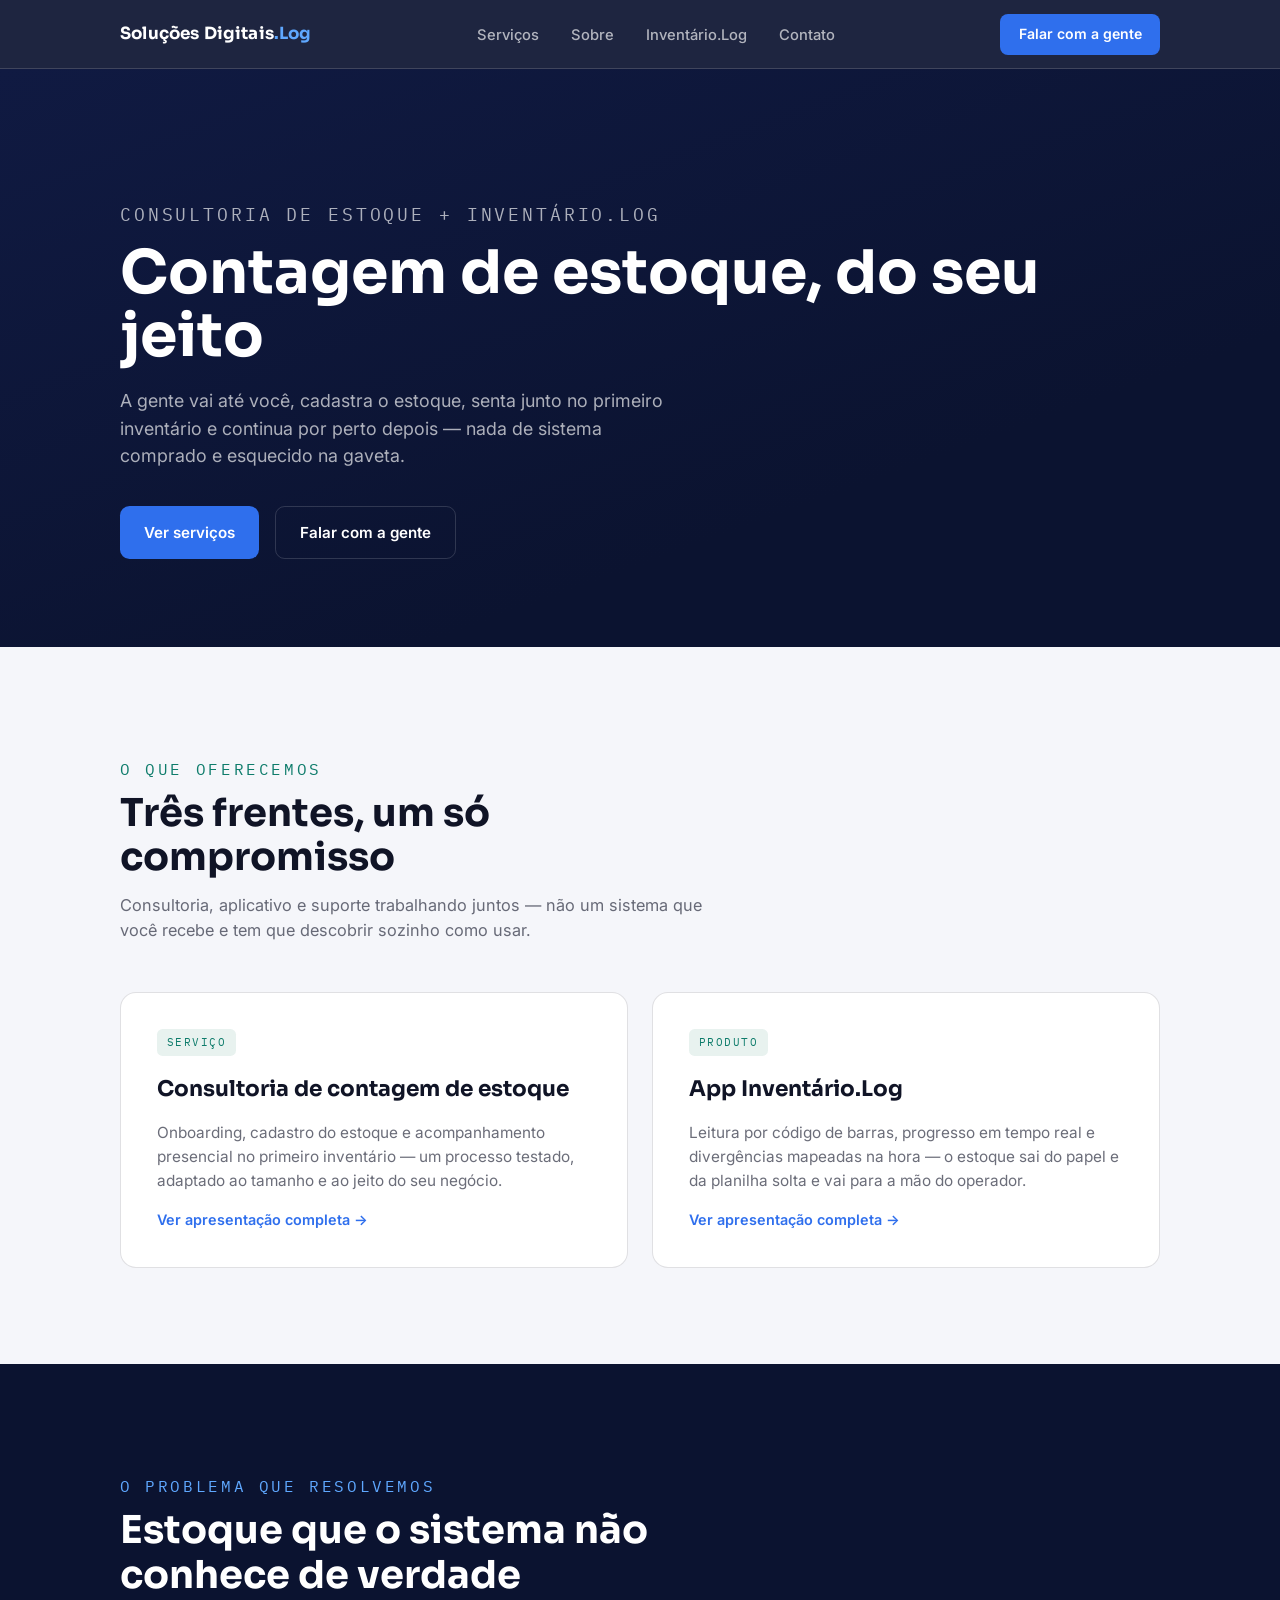
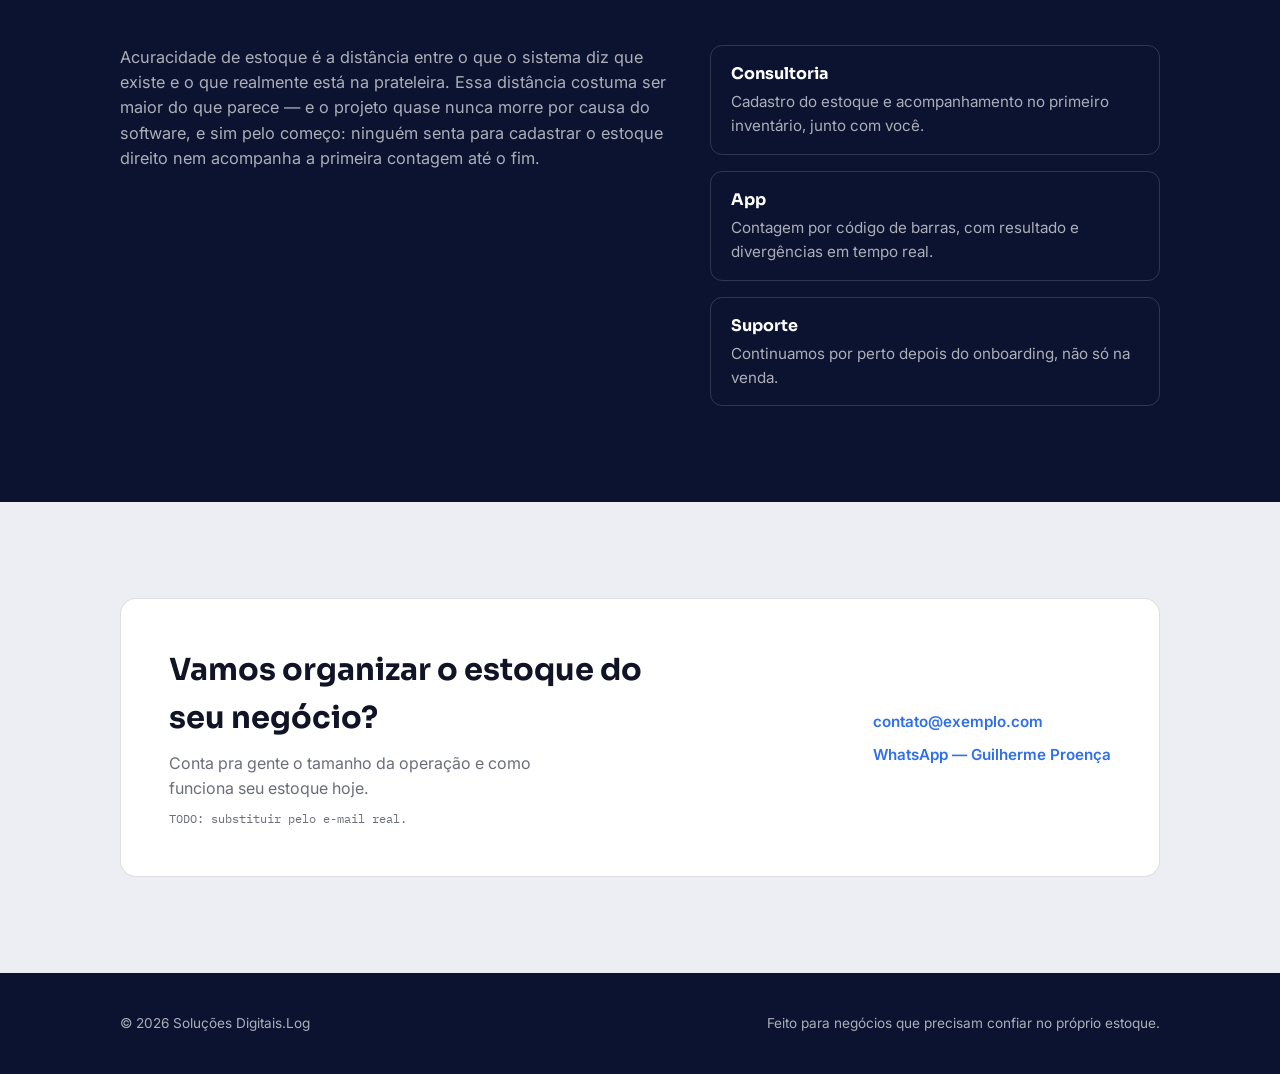
<file: index.html>
<!DOCTYPE html>
<html lang="pt-BR">
<head>
<meta charset="UTF-8">
<meta name="viewport" content="width=device-width, initial-scale=1.0">
<title>Inventário.Log — Consultoria e app de contagem de estoque</title>
<meta name="description" content="Consultoria de contagem de estoque + Inventário.Log: app para contar, conferir e organizar o estoque com leitura de código de barras e resultado em tempo real.">
<link rel="preconnect" href="https://fonts.googleapis.com">
<link rel="preconnect" href="https://fonts.gstatic.com" crossorigin>
<link href="https://fonts.googleapis.com/css2?family=Sora:wght@400;500;600;700;800&family=Inter:wght@400;500;600;700&family=IBM+Plex+Mono:wght@400;500;600&display=swap" rel="stylesheet">
<link rel="stylesheet" href="assets/css/site.css">
</head>
<body>

<nav class="nav">
  <div class="wrap">
    <a class="nav-logo" href="#top">Soluções Digitais<span>.Log</span></a>
    <ul class="nav-links">
      <li><a href="#servicos">Serviços</a></li>
      <li><a href="#sobre">Sobre</a></li>
      <li><a href="servicos/inventario-log.html">Inventário.Log</a></li>
      <li><a href="#contato">Contato</a></li>
    </ul>
    <a class="nav-cta" href="#contato">Falar com a gente</a>
  </div>
</nav>

<header class="hero" id="top">
  <div class="wrap">
    <p class="eyebrow">Consultoria de estoque + Inventário.Log</p>
    <h1>Contagem de estoque, do seu jeito</h1>
    <p>A gente vai até você, cadastra o estoque, senta junto no primeiro inventário e continua por perto depois — nada de sistema comprado e esquecido na gaveta.</p>
    <div class="hero-actions">
      <a class="btn btn-primary" href="#servicos">Ver serviços</a>
      <a class="btn btn-ghost" href="#contato">Falar com a gente</a>
    </div>
  </div>
</header>

<section class="services" id="servicos">
  <div class="wrap">
    <div class="section-head">
      <p class="eyebrow">O que oferecemos</p>
      <h2>Três frentes, um só compromisso</h2>
      <p>Consultoria, aplicativo e suporte trabalhando juntos — não um sistema que você recebe e tem que descobrir sozinho como usar.</p>
    </div>
    <div class="service-grid">
      <a class="service-card" href="servicos/consultoria.html">
        <span class="service-tag">Serviço</span>
        <h3>Consultoria de contagem de estoque</h3>
        <p>Onboarding, cadastro do estoque e acompanhamento presencial no primeiro inventário — um processo testado, adaptado ao tamanho e ao jeito do seu negócio.</p>
        <span class="service-link">Ver apresentação completa →</span>
      </a>
      <a class="service-card" href="servicos/inventario-log.html">
        <span class="service-tag">Produto</span>
        <h3>App Inventário.Log</h3>
        <p>Leitura por código de barras, progresso em tempo real e divergências mapeadas na hora — o estoque sai do papel e da planilha solta e vai para a mão do operador.</p>
        <span class="service-link">Ver apresentação completa →</span>
      </a>
    </div>
  </div>
</section>

<section class="about" id="sobre">
  <div class="wrap">
    <div class="section-head">
      <p class="eyebrow">O problema que resolvemos</p>
      <h2>Estoque que o sistema não conhece de verdade</h2>
    </div>
    <div class="about-grid">
      <p>Acuracidade de estoque é a distância entre o que o sistema diz que existe e o que realmente está na prateleira. Essa distância costuma ser maior do que parece — e o projeto quase nunca morre por causa do software, e sim pelo começo: ninguém senta para cadastrar o estoque direito nem acompanha a primeira contagem até o fim.</p>
      <ul class="about-list">
        <li><strong>Consultoria</strong>Cadastro do estoque e acompanhamento no primeiro inventário, junto com você.</li>
        <li><strong>App</strong>Contagem por código de barras, com resultado e divergências em tempo real.</li>
        <li><strong>Suporte</strong>Continuamos por perto depois do onboarding, não só na venda.</li>
      </ul>
    </div>
  </div>
</section>

<section class="contact" id="contato">
  <div class="wrap">
    <div class="contact-box">
      <div>
        <h2>Vamos organizar o estoque do seu negócio?</h2>
        <p>Conta pra gente o tamanho da operação e como funciona seu estoque hoje.</p>
        <p class="todo-note">TODO: substituir pelo e-mail real.</p>
      </div>
      <div class="contact-links">
        <a href="mailto:contato@exemplo.com">contato@exemplo.com</a>
        <a href="https://wa.me/5555991413773" target="_blank" rel="noopener">WhatsApp — Guilherme Proença</a>
      </div>
    </div>
  </div>
</section>

<footer>
  <div class="wrap">
    <span>© <span id="year"></span> Soluções Digitais.Log</span>
    <span>Feito para negócios que precisam confiar no próprio estoque.</span>
  </div>
</footer>

<script>document.getElementById('year').textContent = new Date().getFullYear();</script>
</body>
</html>
</file>
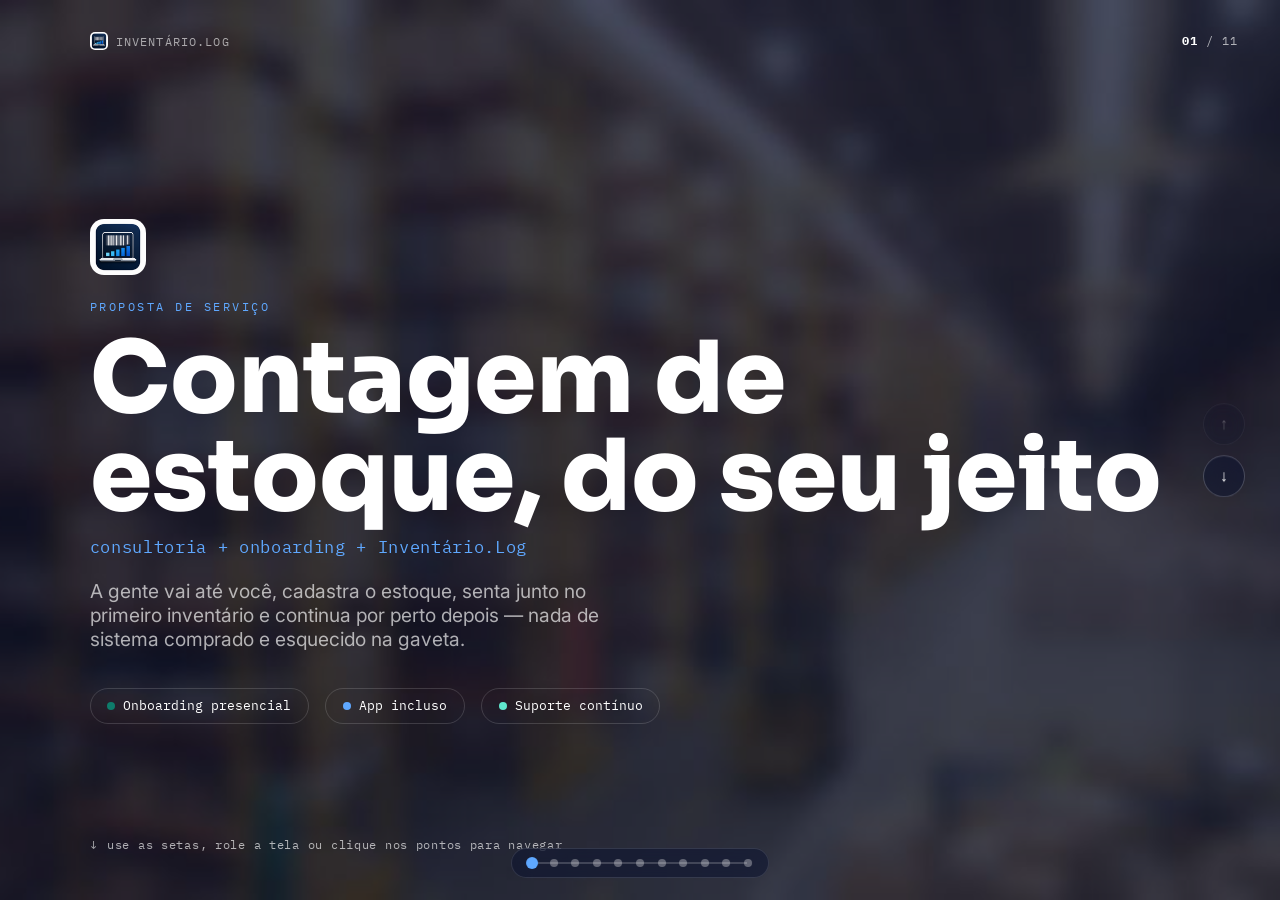
<file: servicos/consultoria.html>
<!DOCTYPE html>
<html lang="pt-BR">
<head>
<meta charset="UTF-8">
<meta name="viewport" content="width=device-width, initial-scale=1.0">
<title>Consultoria de Estoque + Inventário.Log — Apresentação</title>
<link rel="preconnect" href="https://fonts.googleapis.com">
<link rel="preconnect" href="https://fonts.gstatic.com" crossorigin>
<link href="https://fonts.googleapis.com/css2?family=Sora:wght@400;500;600;700;800&family=Inter:wght@400;500;600;700&family=IBM+Plex+Mono:wght@400;500;600&display=swap" rel="stylesheet">
<style>
  :root{
    --navy:#0B1330;
    --navy-2:#101A42;
    --blue:#2F6FED;
    --blue-2:#5FA8FF;
    --teal:#0E7C6B;
    --mint:#E8F2EF;
    --green:#1E9E4A;
    --sky:#2F80ED;
    --red:#E5484D;
    --paper:#F5F6FA;
    --paper-2:#ECEEF4;
    --ink:#101426;
    --muted:rgba(16,20,38,.62);
    --line:rgba(16,20,38,.13);
    --on-navy-muted:rgba(255,255,255,.66);
    --on-navy-line:rgba(255,255,255,.15);
    --display:'Sora',system-ui,sans-serif;
    --body:'Inter',system-ui,sans-serif;
    --mono:'IBM Plex Mono',ui-monospace,monospace;
  }
  *{box-sizing:border-box; margin:0; padding:0;}
  html,body{height:100%; overflow:hidden;}
  body{ font-family:var(--body); background:var(--navy); color:var(--ink); -webkit-font-smoothing:antialiased; }
  ::selection{ background:var(--teal); color:#fff; }

  .deck{ position:relative; height:100vh; width:100vw; overflow:hidden; }
  .slides{ display:flex; flex-direction:column; transition:transform .95s cubic-bezier(.65,0,.35,1); will-change:transform; }
  .slide{
    height:100vh; width:100vw; flex-shrink:0; position:relative; overflow:hidden;
    display:flex; flex-direction:column; justify-content:center;
    padding: clamp(5rem,9vw,7.5rem) clamp(1.75rem,7vw,7rem) clamp(2.75rem,6vw,4.5rem);
  }
  .slide--paper{ background:var(--paper); color:var(--ink); }
  .slide--navy{ background:linear-gradient(160deg,var(--navy-2) 0%, var(--navy) 70%); color:#fff; }
  .slide--deep{ background:radial-gradient(circle at 78% 30%, #16204d 0%, var(--navy) 60%); color:#fff; }
  .slide--hero{ background:radial-gradient(ellipse 90% 70% at 68% 45%, #eef3fb 0%, #f6f7fb 55%, #eef0f5 100%); color:var(--ink); }
  .slide--hero .eyebrow{ color:var(--teal); }
  .slide--hero .subtitle{ color:var(--muted); }
  .slide--hero .bullet{ color:var(--ink); }
  .slide--hero .callout{ background:rgba(14,124,107,.08); border-left-color:var(--teal); color:var(--ink); }

  .bg-photo{ position:absolute; inset:0; background-size:cover; background-position:center; z-index:0; }
  .bg-wash{ position:absolute; inset:0; z-index:0; }
  .slide--paper .bg-wash{ background:rgba(245,246,250,.90); }
  .slide--deep .bg-wash, .slide--navy .bg-wash{ background:rgba(11,19,48,.87); }

  .eyebrow{ font-family:var(--mono); font-size:.72rem; letter-spacing:.16em; text-transform:uppercase;
    opacity:0; transform:translateY(10px); transition:opacity .6s ease, transform .6s ease; position:relative; z-index:2;}
  .slide--paper .eyebrow{ color:var(--teal); }
  .slide--navy .eyebrow, .slide--deep .eyebrow{ color:var(--blue-2); }

  h1.title{ font-family:var(--display); font-weight:700; line-height:1.04;
    font-size:clamp(1.9rem,4.6vw,3.6rem); margin-top:.5rem; max-width:20ch; position:relative; z-index:2;
    opacity:0; transform:translateY(16px); transition:opacity .7s ease .08s, transform .7s ease .08s; }
  .subtitle{ font-size:clamp(.95rem,1.4vw,1.15rem); max-width:52ch; margin-top:1.1rem; line-height:1.55; position:relative; z-index:2;
    opacity:0; transform:translateY(14px); transition:opacity .7s ease .16s, transform .7s ease .16s; }
  .slide--paper .subtitle{ color:var(--muted); }
  .slide--navy .subtitle, .slide--deep .subtitle{ color:var(--on-navy-muted); }
  .is-active .eyebrow, .is-active h1.title, .is-active .subtitle{ opacity:1; transform:none; }

  .stagger > *{ opacity:0; transform:translateY(18px); transition:opacity .6s ease, transform .6s ease; }
  .is-active .stagger > *{ opacity:1; transform:none; }
  .stagger > *:nth-child(1){ transition-delay:.18s; } .stagger > *:nth-child(2){ transition-delay:.26s; }
  .stagger > *:nth-child(3){ transition-delay:.34s; } .stagger > *:nth-child(4){ transition-delay:.42s; }
  .stagger > *:nth-child(5){ transition-delay:.5s; } .stagger > *:nth-child(6){ transition-delay:.58s; }

  /* COVER */
  .cover-content{ position:relative; z-index:2; }
  .cover-eyebrow{ font-family:var(--mono); letter-spacing:.2em; text-transform:uppercase; font-size:.78rem; color:var(--blue-2);
    opacity:0; transform:translateY(10px); transition:opacity .7s ease, transform .7s ease;}
  .is-active .cover-eyebrow{ opacity:1; transform:none; }
  h1.cover-title{ font-family:var(--display); font-weight:800; color:#fff; line-height:.98;
    font-size:clamp(2.4rem,8vw,6.2rem); margin-top:1rem;
    opacity:0; transform:translateY(24px); transition:opacity .8s ease .1s, transform .8s ease .1s; }
  .is-active h1.cover-title{ opacity:1; transform:none; }
  .cover-tagline{ font-family:var(--mono); color:var(--blue-2); font-size:clamp(.85rem,1.4vw,1.05rem); margin-top:.7rem; letter-spacing:.04em;
    opacity:0; transform:translateY(16px); transition:opacity .8s ease .2s, transform .8s ease .2s; }
  .is-active .cover-tagline{ opacity:1; transform:none; }
  .cover-sub{ color:var(--on-navy-muted); font-size:clamp(1rem,1.5vw,1.2rem); max-width:46ch; margin-top:1.3rem;
    opacity:0; transform:translateY(16px); transition:opacity .8s ease .3s, transform .8s ease .3s; }
  .is-active .cover-sub{ opacity:1; transform:none; }
  .cover-badges{ display:flex; gap:1rem; margin-top:2.3rem; flex-wrap:wrap;
    opacity:0; transform:translateY(16px); transition:opacity .8s ease .4s, transform .8s ease .4s;}
  .is-active .cover-badges{ opacity:1; transform:none; }
  .badge{ font-family:var(--mono); font-size:.8rem; border:1px solid var(--on-navy-line); border-radius:100px;
    padding:.55rem 1.05rem; color:#fff; display:flex; align-items:center; gap:.5rem; }
  .badge .dot{ width:8px; height:8px; border-radius:50%; }
  .cover-logo{ width:56px; height:56px; border-radius:14px; margin-bottom:1.2rem;
    opacity:0; transform:translateY(10px); transition:opacity .7s ease .04s, transform .7s ease .04s; }
  .is-active .cover-logo{ opacity:1; transform:none; }
  .cover-hint{ position:absolute; bottom:clamp(1.5rem,4vw,3rem); left:clamp(1.75rem,7vw,7rem);
    font-family:var(--mono); font-size:.75rem; color:var(--on-navy-muted); letter-spacing:.06em;
    display:flex; align-items:center; gap:.6rem; z-index:2; opacity:0; transition:opacity .8s ease .6s; }
  .is-active .cover-hint{ opacity:1; }
  .cover-hint .chev{ animation:bob 1.6s ease-in-out infinite; }
  @keyframes bob{ 0%,100%{ transform:translateY(0);} 50%{ transform:translateY(5px);} }

  /* STAT / FACT CARDS */
  .factgrid{ display:grid; grid-template-columns:repeat(3,1fr); gap:1.1rem; margin-top:2.2rem; max-width:64rem; position:relative; z-index:2; }
  @media(max-width:900px){ .factgrid{ grid-template-columns:1fr; } }
  .fact{ background:#fff; border:1px solid var(--line); border-radius:14px; padding:1.4rem 1.4rem; }
  .fact .fact-num{ font-family:var(--display); font-weight:800; font-size:2.6rem; color:var(--teal); }
  .fact .fact-label{ font-size:.85rem; color:var(--muted); margin-top:.5rem; line-height:1.4; }

  .stat-row{ display:flex; gap:1.4rem; margin-top:2.2rem; flex-wrap:wrap; position:relative; z-index:2; }
  .stat-block{ background:rgba(255,255,255,.06); border:1px solid var(--on-navy-line); border-radius:14px; padding:1.3rem 1.5rem; min-width:220px; flex:1; }
  .stat-block .snum{ font-family:var(--display); font-weight:800; font-size:2.4rem; color:var(--blue-2); }
  .stat-block .slabel{ font-size:.83rem; color:var(--on-navy-muted); margin-top:.5rem; line-height:1.45; }

  .bullets{ margin-top:2rem; display:flex; flex-direction:column; gap:.9rem; max-width:56ch; position:relative; z-index:2; }
  .bullet{ display:flex; gap:.9rem; align-items:flex-start; font-size:.95rem; line-height:1.5; }
  .bullet .bmark{ width:7px; height:7px; border-radius:50%; background:var(--red); margin-top:.5rem; flex-shrink:0; }
  .slide--paper .bullet{ color:var(--ink); }
  .slide--navy .bullet, .slide--deep .bullet{ color:var(--on-navy-muted); }

  .callout{ margin-top:1.8rem; padding:1rem 1.3rem; border-left:3px solid var(--teal); border-radius:6px;
    background:rgba(14,124,107,.08); font-size:.95rem; max-width:58ch; line-height:1.5; position:relative; z-index:2; }
  .slide--navy .callout, .slide--deep .callout{ background:rgba(95,168,255,.1); border-left-color:var(--blue-2); color:#fff; }

  .source-note{ margin-top:1.1rem; font-family:var(--mono); font-size:.72rem; opacity:.55; max-width:56ch; position:relative; z-index:2; }

  /* JORNADA STEPS */
  .journey{ display:flex; flex-wrap:wrap; gap:0; margin-top:2.4rem; max-width:66rem; position:relative; z-index:2; }
  .jstep{ display:flex; align-items:center; gap:.6rem; padding:.5rem .95rem .5rem 0; }
  .jstep .jnum{ font-family:var(--mono); font-size:.72rem; color:var(--teal); background:rgba(14,124,107,.12); border-radius:100px; width:26px; height:26px; display:flex; align-items:center; justify-content:center; flex-shrink:0; }
  .jstep .jtext{ font-size:.88rem; font-weight:500; }
  .jarrow{ color:var(--muted); font-size:.9rem; padding:0 .3rem; }

  /* PHONE SHOWCASE SLIDES */
  .showcase{ display:grid; grid-template-columns:1.1fr .9fr; gap:3rem; align-items:center; height:100%; position:relative; z-index:2; }
  @media(max-width:900px){ .showcase{ grid-template-columns:1fr; gap:1.5rem; } }
  .showcase-text{ max-width:46ch; }
  .showcase-phone-wrap{ display:flex; justify-content:center; align-items:center; position:relative; }
  .phone{ width:min(260px,68vw); border-radius:34px; overflow:hidden; position:relative;
    box-shadow: 0 40px 80px -20px rgba(16,20,38,.35), 0 14px 30px -10px rgba(16,20,38,.2), 0 0 0 8px #14192e, 0 0 0 9px rgba(255,255,255,.5);
    opacity:0; transform:translateY(24px) scale(.96); transition:opacity .8s ease .2s, transform .8s ease .2s; }
  .is-active .phone{ opacity:1; transform:none; }
  .phone img{ width:100%; display:block; }
  .phone-glow{ position:absolute; inset:-60px; background:radial-gradient(circle, rgba(47,111,237,.16), transparent 68%); z-index:-1; }
  .phone-stage{ position:relative; }
  .phone-floor{ position:absolute; left:50%; bottom:-6%; width:78%; height:34px; transform:translateX(-50%);
    background:radial-gradient(ellipse, rgba(16,20,38,.22), transparent 72%); filter:blur(2px); z-index:-1; }
  .slide--hero .mini-stat{ background:#fff; border:1px solid var(--line); color:var(--muted); }
  .slide--hero .mini-stat b{ color:var(--ink); }

  .scanline{ position:absolute; left:6%; right:6%; height:3px; border-radius:3px;
    background:linear-gradient(90deg, transparent, var(--teal) 20%, #5FE8CE 50%, var(--teal) 80%, transparent);
    box-shadow:0 0 16px 3px rgba(14,124,107,.8);
    top:8%; opacity:0; }
  .is-active .scanline{ animation: scan 2.6s ease-in-out .5s infinite; opacity:1; }
  @keyframes scan{ 0%{ top:10%; opacity:0;} 8%{ opacity:1;} 50%{ top:88%; opacity:1;} 58%{ opacity:0;} 100%{ top:88%; opacity:0;} }

  .mini-stats{ display:flex; gap:1rem; margin-top:1.6rem; flex-wrap:wrap; }
  .mini-stat{ font-family:var(--mono); font-size:.78rem; color:var(--on-navy-muted); border:1px solid var(--on-navy-line); border-radius:8px; padding:.5rem .8rem; }
  .mini-stat b{ color:#fff; display:block; font-family:var(--display); font-size:1.15rem; }

  /* BENEFITS GRID */
  .benefitgrid{ display:grid; grid-template-columns:repeat(3,1fr); gap:1rem; margin-top:2.2rem; max-width:72rem; position:relative; z-index:2; }
  @media(max-width:900px){ .benefitgrid{ grid-template-columns:1fr 1fr; } }
  @media(max-width:600px){ .benefitgrid{ grid-template-columns:1fr; } }
  .benefit{ background:#fff; border:1px solid var(--line); border-radius:14px; padding:1.3rem; }
  .benefit .bicon{ font-family:var(--mono); font-size:.7rem; color:var(--teal); letter-spacing:.08em; text-transform:uppercase; }
  .benefit .btitle{ font-family:var(--display); font-weight:700; font-size:1.05rem; margin-top:.6rem; color:var(--ink); }
  .benefit .bdesc{ font-size:.85rem; color:var(--muted); margin-top:.4rem; line-height:1.45; }

  /* CLOSING */
  .closing-title{ font-family:var(--display); font-weight:800; color:#fff; font-size:clamp(2rem,6vw,4.6rem); line-height:1.06; max-width:16ch; position:relative; z-index:2; }
  .closing-title em{ font-style:normal; color:var(--blue-2); }

  /* NAV */
  .route-nav{ position:fixed; left:50%; bottom:1.4rem; transform:translateX(-50%); display:flex; align-items:center; z-index:30;
    background:rgba(11,19,48,.55); backdrop-filter:blur(10px); border:1px solid rgba(255,255,255,.12); border-radius:100px; padding:.6rem 1rem; }
  .route-track{ position:relative; display:flex; align-items:center; gap:.85rem; }
  .route-line{ position:absolute; top:50%; left:5px; right:5px; height:2px; background:rgba(255,255,255,.18); transform:translateY(-50%); z-index:0; }
  .route-dot{ width:8px; height:8px; border-radius:50%; background:rgba(255,255,255,.32); position:relative; z-index:1; cursor:pointer;
    transition:background .35s ease, transform .35s ease; border:none; padding:0; }
  .route-dot:hover{ background:rgba(255,255,255,.6); }
  .route-dot.active{ background:var(--blue-2); transform:scale(1.5); }
  .route-dot:focus-visible{ outline:2px solid var(--blue-2); outline-offset:4px; }

  .side-controls{ position:fixed; right:clamp(1rem,3vw,2.2rem); top:50%; transform:translateY(-50%); z-index:30; display:flex; flex-direction:column; gap:.6rem; }
  .nav-btn{ width:42px; height:42px; border-radius:50%; border:1px solid rgba(255,255,255,.22); background:rgba(11,19,48,.5);
    backdrop-filter:blur(8px); color:#fff; cursor:pointer; display:flex; align-items:center; justify-content:center; font-size:1rem;
    transition:background .25s ease, opacity .25s ease; }
  .nav-btn:hover{ background:rgba(255,255,255,.15); }
  .nav-btn:disabled{ opacity:.25; cursor:default; }
  .nav-btn:focus-visible{ outline:2px solid var(--blue-2); outline-offset:3px; }

  .counter{ position:fixed; top:clamp(1.2rem,3vw,2rem); right:clamp(1.5rem,4vw,2.6rem); z-index:30;
    font-family:var(--mono); font-size:.78rem; color:rgba(255,255,255,.65); letter-spacing:.08em; }
  .counter b{ color:#fff; }
  .brandmark{ position:fixed; top:clamp(1.2rem,3vw,2rem); left:clamp(1.75rem,7vw,7rem); z-index:30; display:flex; align-items:center; gap:.5rem;
    font-family:var(--mono); font-size:.72rem; letter-spacing:.1em; text-transform:uppercase; color:rgba(255,255,255,.6); }
  .brandmark img{ width:18px; height:18px; border-radius:5px; }

  @media (prefers-reduced-motion: reduce){ *{ animation:none !important; transition:none !important; } }
</style>
</head>
<body>

<div class="deck">
  <div class="slides" id="slides">

    <!-- 0 COVER -->
    <section class="slide slide--deep" data-title="Início">
      <div class="bg-photo" style="background-image:url('[data-uri]')"></div>
      <div class="bg-wash" style="background:rgba(11,19,48,.66)"></div>
      <div class="cover-content">
        <img class="cover-logo" src="[data-uri]" alt="Inventário.Log">
        <div class="cover-eyebrow">Proposta de serviço</div>
        <h1 class="cover-title">Contagem de estoque, do seu jeito</h1>
        <div class="cover-tagline">consultoria + onboarding + Inventário.Log</div>
        <p class="cover-sub">A gente vai até você, cadastra o estoque, senta junto no primeiro inventário e continua por perto depois — nada de sistema comprado e esquecido na gaveta.</p>
        <div class="cover-badges">
          <span class="badge"><span class="dot" style="background:var(--teal)"></span>Onboarding presencial</span>
          <span class="badge"><span class="dot" style="background:var(--blue-2)"></span>App incluso</span>
          <span class="badge"><span class="dot" style="background:#5FE8CE"></span>Suporte contínuo</span>
        </div>
      </div>
      <div class="cover-hint"><span class="chev">↓</span> use as setas, role a tela ou clique nos pontos para navegar</div>
    </section>

    <!-- 1 O PROBLEMA -->
    <section class="slide slide--paper" data-title="O problema">
      <div class="bg-photo" style="background-image:url('[data-uri]')"></div>
      <div class="bg-wash" style="background:rgba(245,246,250,.72)"></div>
      <div class="eyebrow">O problema</div>
      <h1 class="title">Estoque que o sistema não conhece de verdade</h1>
      <p class="subtitle">Acuracidade de estoque é a distância entre o que o sistema diz que existe e o que realmente está na prateleira. E essa distância costuma ser maior do que parece.</p>
      <div class="factgrid stagger">
        <div class="fact"><div class="fact-num">65%</div><div class="fact-label">acuracidade média de estoque no varejo americano, segundo levantamento do Auburn University RFID Lab — boa parte do tempo a loja não sabe com certeza o que tem em mãos</div></div>
        <div class="fact"><div class="fact-num">83%</div><div class="fact-label">média mais recente apontada por pesquisa da CAPS Research (via NetSuite, 2024) — evolução real, mas ainda longe do ideal</div></div>
        <div class="fact"><div class="fact-num">~99%</div><div class="fact-label">nível de acuracidade das operações consideradas referência no setor — a distância até lá é onde mora a oportunidade</div></div>
      </div>
    </section>

    <!-- 2 ONDE O PROJETO MORRE -->
    <section class="slide slide--paper" data-title="Onde o projeto morre">
      <div class="bg-photo" style="background-image:url('[data-uri]')"></div>
      <div class="bg-wash"></div>
      <div class="eyebrow">Onde o projeto morre</div>
      <h1 class="title">Não é o software que falha. É o começo.</h1>
      <div class="bullets stagger">
        <div class="bullet"><span class="bmark"></span>Centenas de produtos pra cadastrar sozinho, sem tempo nem prática — é aqui que a maioria desiste</div>
        <div class="bullet"><span class="bmark"></span>Sistema comprado, instalado, e nunca colocado de pé de verdade</div>
        <div class="bullet"><span class="bmark"></span>Primeiro inventário começa animado e é abandonado na metade</div>
        <div class="bullet"><span class="bmark"></span>Planilha antiga vence o app novo, só por hábito</div>
      </div>
      <div class="callout">O maior risco de qualquer sistema de estoque não é o software. É o primeiro cadastro nunca terminar.</div>
    </section>

    <!-- 3 O SERVICO EM 3 FRENTES -->
    <section class="slide slide--paper" data-title="O serviço">
      <div class="bg-photo" style="background-image:url('[data-uri]')"></div>
      <div class="bg-wash"></div>
      <div class="eyebrow">O serviço</div>
      <h1 class="title">Três frentes, um só compromisso</h1>
      <p class="subtitle">Consultoria, aplicativo e suporte trabalhando juntos — não um sistema que você recebe e tem que descobrir sozinho como usar.</p>
      <div class="benefitgrid stagger">
        <div class="benefit"><div class="bicon">01 · Consultoria</div><div class="btitle">Onboarding com você</div><div class="bdesc">Cadastramos o estoque inicial e acompanhamos o primeiro inventário lado a lado.</div></div>
        <div class="benefit"><div class="bicon">02 · App</div><div class="btitle">Inventário.Log incluso</div><div class="bdesc">Leitura por código de barras, dashboard em tempo real, divergência automática.</div></div>
        <div class="benefit"><div class="bicon">03 · Suporte</div><div class="btitle">Acompanhamento contínuo</div><div class="bdesc">Continuamos por perto na gestão, não só na entrega do sistema.</div></div>
      </div>
    </section>

    <!-- 4 COMO FUNCIONA O ONBOARDING -->
    <section class="slide slide--paper" data-title="O onboarding">
      <div class="bg-photo" style="background-image:url('[data-uri]')"></div>
      <div class="bg-wash"></div>
      <div class="eyebrow">Como funciona</div>
      <h1 class="title">Do primeiro papo ao estoque rodando</h1>
      <div class="journey stagger">
        <div class="jstep"><span class="jnum">1</span><span class="jtext">Conversa inicial</span></div><span class="jarrow">→</span>
        <div class="jstep"><span class="jnum">2</span><span class="jtext">Levantamento do estoque</span></div><span class="jarrow">→</span>
        <div class="jstep"><span class="jnum">3</span><span class="jtext">Cadastro dos produtos, com você</span></div><span class="jarrow">→</span>
        <div class="jstep"><span class="jnum">4</span><span class="jtext">Primeiro inventário acompanhado</span></div><span class="jarrow">→</span>
        <div class="jstep"><span class="jnum">5</span><span class="jtext">Ajustes finos</span></div><span class="jarrow">→</span>
        <div class="jstep"><span class="jnum">6</span><span class="jtext">Suporte contínuo</span></div>
      </div>
    </section>

    <!-- 5 POR QUE FAZEMOS JUNTO -->
    <section class="slide slide--paper" data-title="Por que fazemos junto">
      <div class="bg-photo" style="background-image:url('[data-uri]')"></div>
      <div class="bg-wash"></div>
      <div class="eyebrow">Por que fazemos junto</div>
      <h1 class="title">A parte que mais trava, a gente resolve com você</h1>
      <div class="bullets stagger">
        <div class="bullet"><span class="bmark"></span>Você não cadastra sozinho: a gente senta junto e cadastra o estoque com você</div>
        <div class="bullet"><span class="bmark"></span>O primeiro inventário é acompanhado — não só explicado num manual</div>
        <div class="bullet"><span class="bmark"></span>Cada ajuste feito na prática vira aprendizado que melhora o processo pro seu negócio</div>
      </div>
      <div class="callout">Comerciante com pouca gestão não cadastra centenas de produtos sozinho — é aí que a maioria dos sistemas de estoque morre. A gente resolve isso logo na largada.</div>
    </section>

    <!-- 6 TELA CONTAGEM -->
    <section class="slide slide--hero" data-title="O app: Contagem">
      <div class="showcase">
        <div class="showcase-text">
          <div class="eyebrow">O que fica com você · App</div>
          <h1 class="title">Aponta, lê, confirma</h1>
          <p class="subtitle">A leitura por código de barras — ou a busca manual — identifica o produto na hora. Depois do onboarding, contar estoque no dia a dia vira só isso: apontar, ler, confirmar.</p>
        </div>
        <div class="showcase-phone-wrap"><div class="phone-stage"><div class="phone-glow"></div><div class="phone-floor"></div>
          <div class="phone"><img src="[data-uri]" alt="Tela de contagem por código de barras"><div class="scanline"></div></div>
        </div></div>
      </div>
    </section>

    <!-- 7 TELA DASHBOARD -->
    <section class="slide slide--hero" data-title="O app: Dashboard">
      <div class="showcase">
        <div class="showcase-text">
          <div class="eyebrow">O que fica com você · Resultado</div>
          <h1 class="title">O andamento do inventário, sempre visível</h1>
          <p class="subtitle">Total de produtos, contados, pendentes, sobra e falta — com o valor financeiro de cada um — atualizados a cada contagem confirmada, sem esperar o fechamento pra saber onde está o problema.</p>
          <div class="mini-stats">
            <div class="mini-stat"><b>31/31</b>produtos contados</div>
            <div class="mini-stat"><b>R$ 90.033</b>valor esperado</div>
            <div class="mini-stat"><b>R$ 93.425</b>valor contado</div>
          </div>
          <p class="source-note" style="margin-top:.9rem;">Números de um inventário de demonstração.</p>
        </div>
        <div class="showcase-phone-wrap"><div class="phone-stage"><div class="phone-glow"></div><div class="phone-floor"></div><div class="phone"><img src="[data-uri]" alt="Dashboard do inventário"></div></div></div>
      </div>
    </section>

    <!-- 8 METODOLOGIA -->
    <section class="slide slide--paper" data-title="Metodologia">
      <div class="bg-photo" style="background-image:url('[data-uri]')"></div>
      <div class="bg-wash"></div>
      <div class="eyebrow">Como sistematizamos</div>
      <h1 class="title">Processo testado, não feito no improviso</h1>
      <div class="bullets stagger">
        <div class="bullet"><span class="bmark"></span>Roteiro de onboarding padronizado, adaptado ao seu tipo de negócio</div>
        <div class="bullet"><span class="bmark"></span>Importação em massa da planilha ou sistema que você já usa</div>
        <div class="bullet"><span class="bmark"></span>Leitura por código de barras desde o primeiro dia de contagem</div>
        <div class="bullet"><span class="bmark"></span>Acompanhamento até o primeiro inventário fechar de verdade</div>
      </div>
      <div class="callout">Consultoria não escala como software — por isso tratamos o onboarding como processo, não como trabalho artesanal a cada cliente novo.</div>
    </section>

    <!-- 9 MODELO DO SERVICO -->
    <section class="slide slide--paper" data-title="Modelo do serviço">
      <div class="bg-photo" style="background-image:url('[data-uri]')"></div>
      <div class="bg-wash"></div>
      <div class="eyebrow">Modelo do serviço</div>
      <h1 class="title">Adaptado ao tamanho e ao jeito do seu negócio</h1>
      <div class="benefitgrid stagger">
        <div class="benefit"><div class="bicon">Onboarding</div><div class="btitle">Ajustado ao seu estoque</div><div class="bdesc">Volume de produtos, número de lojas e tempo de implantação sob medida.</div></div>
        <div class="benefit"><div class="bicon">App</div><div class="btitle">Uso contínuo</div><div class="bdesc">Sem limite de contagens, disponível pra sua equipe no dia a dia.</div></div>
        <div class="benefit"><div class="bicon">Suporte</div><div class="btitle">Na frequência que você escolhe</div><div class="bdesc">Mensal, por ciclo de inventário, ou sob demanda.</div></div>
      </div>
      <div class="callout">O pacote não é fixo — a gente ajusta ao seu estoque, ao seu volume e ao seu jeito de operar.</div>
    </section>

    <!-- 10 FECHAMENTO -->
    <section class="slide slide--deep" data-title="Fechamento">
      <div class="bg-photo" style="background-image:url('[data-uri]')"></div>
      <div class="bg-wash"></div>
      <div class="eyebrow">Fechamento</div>
      <h1 class="closing-title stagger" style="opacity:1;transform:none;">Seu estoque.<br>Contado <em>com você</em>.</h1>
      <p class="subtitle" style="max-width:50ch; opacity:1; transform:none;">Consultoria + Inventário.Log — onboarding, contagem e suporte, do seu jeito.</p>
      <div class="badge" style="margin-top:2rem; width:fit-content; position:relative; z-index:2;"><span class="dot" style="background:var(--teal)"></span>Vamos conversar sobre o seu estoque</div>
    </section>

  </div>

  <div class="brandmark"><img src="[data-uri]" alt="">Inventário.Log</div>
  <div class="counter" id="counter"><b>01</b> / 11</div>

  <nav class="route-nav" aria-label="Navegação entre slides">
    <div class="route-track" id="routeTrack"><div class="route-line"></div></div>
  </nav>

  <div class="side-controls">
    <button class="nav-btn" id="prevBtn" aria-label="Slide anterior">↑</button>
    <button class="nav-btn" id="nextBtn" aria-label="Próximo slide">↓</button>
  </div>
</div>

<script>
  const slidesEl = document.getElementById('slides');
  const slides = Array.from(document.querySelectorAll('.slide'));
  const total = slides.length;
  const counter = document.getElementById('counter');
  const prevBtn = document.getElementById('prevBtn');
  const nextBtn = document.getElementById('nextBtn');
  const routeTrack = document.getElementById('routeTrack');
  let index = 0, animating = false;

  slides.forEach((s, i) => {
    const dot = document.createElement('button');
    dot.className = 'route-dot' + (i === 0 ? ' active' : '');
    dot.setAttribute('aria-label', 'Ir para: ' + (s.dataset.title || ('Slide ' + (i+1))));
    dot.addEventListener('click', () => goTo(i));
    routeTrack.appendChild(dot);
  });
  const dots = Array.from(document.querySelectorAll('.route-dot'));

  function render(){
    slidesEl.style.transform = `translateY(-${index * 100}vh)`;
    slides.forEach((s, i) => s.classList.toggle('is-active', i === index));
    dots.forEach((d, i) => d.classList.toggle('active', i === index));
    counter.innerHTML = `<b>${String(index+1).padStart(2,'0')}</b> / ${total}`;
    prevBtn.disabled = index === 0;
    nextBtn.disabled = index === total - 1;
  }
  function goTo(i){
    if (animating) return;
    i = Math.max(0, Math.min(total - 1, i));
    if (i === index) return;
    index = i; animating = true; render();
    setTimeout(() => animating = false, 700);
  }
  prevBtn.addEventListener('click', () => goTo(index - 1));
  nextBtn.addEventListener('click', () => goTo(index + 1));
  window.addEventListener('keydown', (e) => {
    if (['ArrowDown','PageDown',' '].includes(e.key)){ e.preventDefault(); goTo(index + 1); }
    if (['ArrowUp','PageUp'].includes(e.key)){ e.preventDefault(); goTo(index - 1); }
    if (e.key === 'Home'){ goTo(0); } if (e.key === 'End'){ goTo(total - 1); }
  });
  let wheelLock = false;
  window.addEventListener('wheel', (e) => {
    if (wheelLock || Math.abs(e.deltaY) < 12) return;
    wheelLock = true; if (e.deltaY > 0) goTo(index + 1); else goTo(index - 1);
    setTimeout(() => wheelLock = false, 850);
  }, { passive:true });
  let touchStartY = null;
  window.addEventListener('touchstart', (e) => { touchStartY = e.touches[0].clientY; }, {passive:true});
  window.addEventListener('touchend', (e) => {
    if (touchStartY === null) return;
    const dy = touchStartY - e.changedTouches[0].clientY;
    if (Math.abs(dy) > 50){ if (dy > 0) goTo(index + 1); else goTo(index - 1); }
    touchStartY = null;
  }, {passive:true});
  render();
</script>
</body>
</html>
</file>
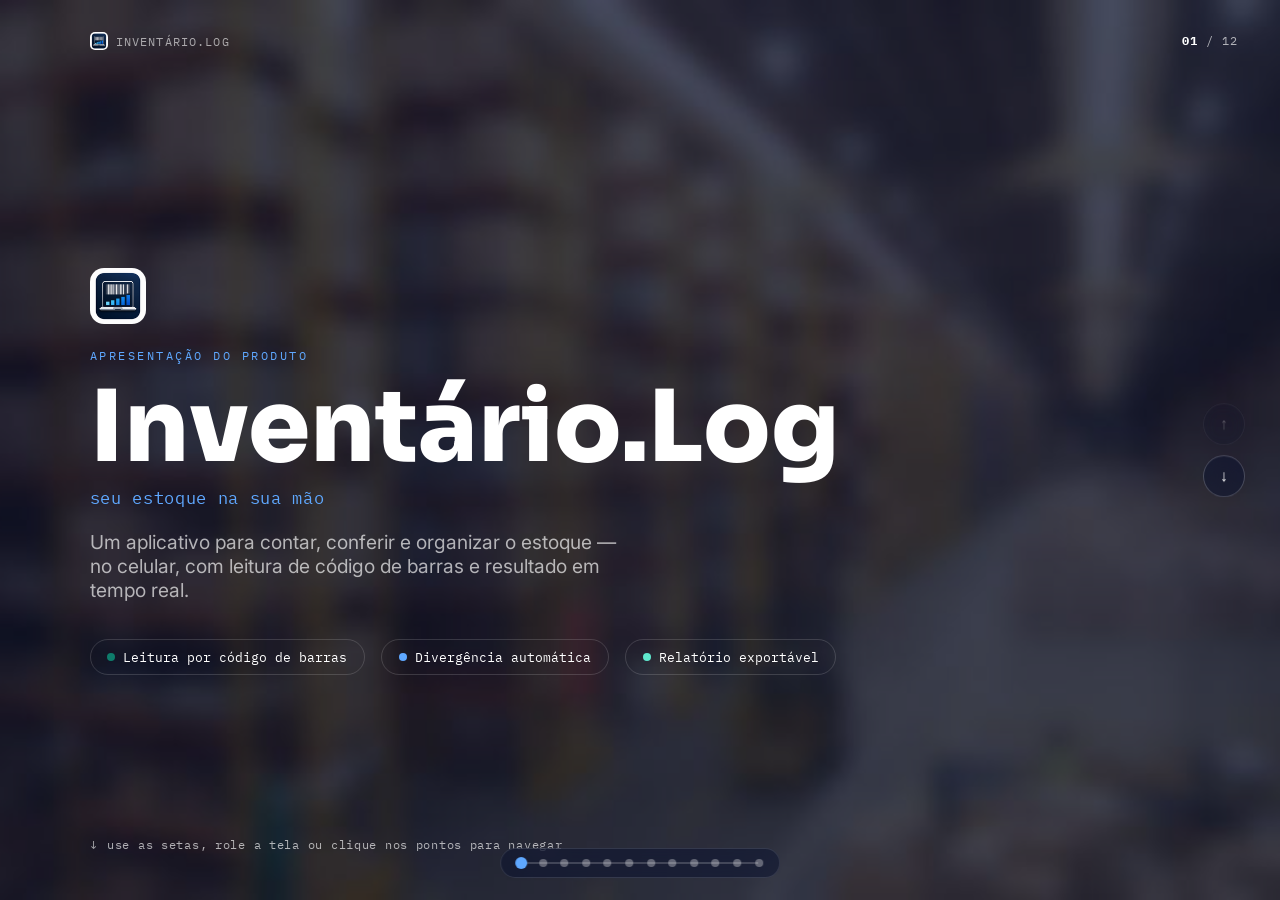
<file: servicos/inventario-log.html>
<!DOCTYPE html>
<html lang="pt-BR">
<head>
<meta charset="UTF-8">
<meta name="viewport" content="width=device-width, initial-scale=1.0">
<title>Inventário.Log — Apresentação</title>
<link rel="preconnect" href="https://fonts.googleapis.com">
<link rel="preconnect" href="https://fonts.gstatic.com" crossorigin>
<link href="https://fonts.googleapis.com/css2?family=Sora:wght@400;500;600;700;800&family=Inter:wght@400;500;600;700&family=IBM+Plex+Mono:wght@400;500;600&display=swap" rel="stylesheet">
<style>
  :root{
    --navy:#0B1330;
    --navy-2:#101A42;
    --blue:#2F6FED;
    --blue-2:#5FA8FF;
    --teal:#0E7C6B;
    --mint:#E8F2EF;
    --green:#1E9E4A;
    --sky:#2F80ED;
    --red:#E5484D;
    --paper:#F5F6FA;
    --paper-2:#ECEEF4;
    --ink:#101426;
    --muted:rgba(16,20,38,.62);
    --line:rgba(16,20,38,.13);
    --on-navy-muted:rgba(255,255,255,.66);
    --on-navy-line:rgba(255,255,255,.15);
    --display:'Sora',system-ui,sans-serif;
    --body:'Inter',system-ui,sans-serif;
    --mono:'IBM Plex Mono',ui-monospace,monospace;
  }
  *{box-sizing:border-box; margin:0; padding:0;}
  html,body{height:100%; overflow:hidden;}
  body{ font-family:var(--body); background:var(--navy); color:var(--ink); -webkit-font-smoothing:antialiased; }
  ::selection{ background:var(--teal); color:#fff; }

  .deck{ position:relative; height:100vh; width:100vw; overflow:hidden; }
  .slides{ display:flex; flex-direction:column; transition:transform .95s cubic-bezier(.65,0,.35,1); will-change:transform; }
  .slide{
    height:100vh; width:100vw; flex-shrink:0; position:relative; overflow:hidden;
    display:flex; flex-direction:column; justify-content:center;
    padding: clamp(5rem,9vw,7.5rem) clamp(1.75rem,7vw,7rem) clamp(2.75rem,6vw,4.5rem);
  }
  .slide--paper{ background:var(--paper); color:var(--ink); }
  .slide--navy{ background:linear-gradient(160deg,var(--navy-2) 0%, var(--navy) 70%); color:#fff; }
  .slide--deep{ background:radial-gradient(circle at 78% 30%, #16204d 0%, var(--navy) 60%); color:#fff; }
  .slide--hero{ background:radial-gradient(ellipse 90% 70% at 68% 45%, #eef3fb 0%, #f6f7fb 55%, #eef0f5 100%); color:var(--ink); }
  .slide--hero .eyebrow{ color:var(--teal); }
  .slide--hero .subtitle{ color:var(--muted); }
  .slide--hero .bullet{ color:var(--ink); }
  .slide--hero .callout{ background:rgba(14,124,107,.08); border-left-color:var(--teal); color:var(--ink); }

  .bg-photo{ position:absolute; inset:0; background-size:cover; background-position:center; z-index:0; }
  .bg-wash{ position:absolute; inset:0; z-index:0; }
  .slide--paper .bg-wash{ background:rgba(245,246,250,.90); }
  .slide--deep .bg-wash, .slide--navy .bg-wash{ background:rgba(11,19,48,.87); }

  .eyebrow{ font-family:var(--mono); font-size:.72rem; letter-spacing:.16em; text-transform:uppercase;
    opacity:0; transform:translateY(10px); transition:opacity .6s ease, transform .6s ease; position:relative; z-index:2;}
  .slide--paper .eyebrow{ color:var(--teal); }
  .slide--navy .eyebrow, .slide--deep .eyebrow{ color:var(--blue-2); }

  h1.title{ font-family:var(--display); font-weight:700; line-height:1.04;
    font-size:clamp(1.9rem,4.6vw,3.6rem); margin-top:.5rem; max-width:20ch; position:relative; z-index:2;
    opacity:0; transform:translateY(16px); transition:opacity .7s ease .08s, transform .7s ease .08s; }
  .subtitle{ font-size:clamp(.95rem,1.4vw,1.15rem); max-width:52ch; margin-top:1.1rem; line-height:1.55; position:relative; z-index:2;
    opacity:0; transform:translateY(14px); transition:opacity .7s ease .16s, transform .7s ease .16s; }
  .slide--paper .subtitle{ color:var(--muted); }
  .slide--navy .subtitle, .slide--deep .subtitle{ color:var(--on-navy-muted); }
  .is-active .eyebrow, .is-active h1.title, .is-active .subtitle{ opacity:1; transform:none; }

  .stagger > *{ opacity:0; transform:translateY(18px); transition:opacity .6s ease, transform .6s ease; }
  .is-active .stagger > *{ opacity:1; transform:none; }
  .stagger > *:nth-child(1){ transition-delay:.18s; } .stagger > *:nth-child(2){ transition-delay:.26s; }
  .stagger > *:nth-child(3){ transition-delay:.34s; } .stagger > *:nth-child(4){ transition-delay:.42s; }
  .stagger > *:nth-child(5){ transition-delay:.5s; } .stagger > *:nth-child(6){ transition-delay:.58s; }

  /* COVER */
  .cover-content{ position:relative; z-index:2; }
  .cover-eyebrow{ font-family:var(--mono); letter-spacing:.2em; text-transform:uppercase; font-size:.78rem; color:var(--blue-2);
    opacity:0; transform:translateY(10px); transition:opacity .7s ease, transform .7s ease;}
  .is-active .cover-eyebrow{ opacity:1; transform:none; }
  h1.cover-title{ font-family:var(--display); font-weight:800; color:#fff; line-height:.98;
    font-size:clamp(2.4rem,8vw,6.2rem); margin-top:1rem;
    opacity:0; transform:translateY(24px); transition:opacity .8s ease .1s, transform .8s ease .1s; }
  .is-active h1.cover-title{ opacity:1; transform:none; }
  .cover-tagline{ font-family:var(--mono); color:var(--blue-2); font-size:clamp(.85rem,1.4vw,1.05rem); margin-top:.7rem; letter-spacing:.04em;
    opacity:0; transform:translateY(16px); transition:opacity .8s ease .2s, transform .8s ease .2s; }
  .is-active .cover-tagline{ opacity:1; transform:none; }
  .cover-sub{ color:var(--on-navy-muted); font-size:clamp(1rem,1.5vw,1.2rem); max-width:46ch; margin-top:1.3rem;
    opacity:0; transform:translateY(16px); transition:opacity .8s ease .3s, transform .8s ease .3s; }
  .is-active .cover-sub{ opacity:1; transform:none; }
  .cover-badges{ display:flex; gap:1rem; margin-top:2.3rem; flex-wrap:wrap;
    opacity:0; transform:translateY(16px); transition:opacity .8s ease .4s, transform .8s ease .4s;}
  .is-active .cover-badges{ opacity:1; transform:none; }
  .badge{ font-family:var(--mono); font-size:.8rem; border:1px solid var(--on-navy-line); border-radius:100px;
    padding:.55rem 1.05rem; color:#fff; display:flex; align-items:center; gap:.5rem; }
  .badge .dot{ width:8px; height:8px; border-radius:50%; }
  .cover-logo{ width:56px; height:56px; border-radius:14px; margin-bottom:1.2rem;
    opacity:0; transform:translateY(10px); transition:opacity .7s ease .04s, transform .7s ease .04s; }
  .is-active .cover-logo{ opacity:1; transform:none; }
  .cover-hint{ position:absolute; bottom:clamp(1.5rem,4vw,3rem); left:clamp(1.75rem,7vw,7rem);
    font-family:var(--mono); font-size:.75rem; color:var(--on-navy-muted); letter-spacing:.06em;
    display:flex; align-items:center; gap:.6rem; z-index:2; opacity:0; transition:opacity .8s ease .6s; }
  .is-active .cover-hint{ opacity:1; }
  .cover-hint .chev{ animation:bob 1.6s ease-in-out infinite; }
  @keyframes bob{ 0%,100%{ transform:translateY(0);} 50%{ transform:translateY(5px);} }

  /* STAT / FACT CARDS */
  .factgrid{ display:grid; grid-template-columns:repeat(3,1fr); gap:1.1rem; margin-top:2.2rem; max-width:64rem; position:relative; z-index:2; }
  @media(max-width:900px){ .factgrid{ grid-template-columns:1fr; } }
  .fact{ background:#fff; border:1px solid var(--line); border-radius:14px; padding:1.4rem 1.4rem; }
  .fact .fact-num{ font-family:var(--display); font-weight:800; font-size:2.6rem; color:var(--teal); }
  .fact .fact-label{ font-size:.85rem; color:var(--muted); margin-top:.5rem; line-height:1.4; }

  .stat-row{ display:flex; gap:1.4rem; margin-top:2.2rem; flex-wrap:wrap; position:relative; z-index:2; }
  .stat-block{ background:rgba(255,255,255,.06); border:1px solid var(--on-navy-line); border-radius:14px; padding:1.3rem 1.5rem; min-width:220px; flex:1; }
  .stat-block .snum{ font-family:var(--display); font-weight:800; font-size:2.4rem; color:var(--blue-2); }
  .stat-block .slabel{ font-size:.83rem; color:var(--on-navy-muted); margin-top:.5rem; line-height:1.45; }

  .bullets{ margin-top:2rem; display:flex; flex-direction:column; gap:.9rem; max-width:56ch; position:relative; z-index:2; }
  .bullet{ display:flex; gap:.9rem; align-items:flex-start; font-size:.95rem; line-height:1.5; }
  .bullet .bmark{ width:7px; height:7px; border-radius:50%; background:var(--red); margin-top:.5rem; flex-shrink:0; }
  .slide--paper .bullet{ color:var(--ink); }
  .slide--navy .bullet, .slide--deep .bullet{ color:var(--on-navy-muted); }

  .callout{ margin-top:1.8rem; padding:1rem 1.3rem; border-left:3px solid var(--teal); border-radius:6px;
    background:rgba(14,124,107,.08); font-size:.95rem; max-width:58ch; line-height:1.5; position:relative; z-index:2; }
  .slide--navy .callout, .slide--deep .callout{ background:rgba(95,168,255,.1); border-left-color:var(--blue-2); color:#fff; }

  .source-note{ margin-top:1.1rem; font-family:var(--mono); font-size:.72rem; opacity:.55; max-width:56ch; position:relative; z-index:2; }

  /* JORNADA STEPS */
  .journey{ display:flex; flex-wrap:wrap; gap:0; margin-top:2.4rem; max-width:66rem; position:relative; z-index:2; }
  .jstep{ display:flex; align-items:center; gap:.6rem; padding:.5rem .95rem .5rem 0; }
  .jstep .jnum{ font-family:var(--mono); font-size:.72rem; color:var(--teal); background:rgba(14,124,107,.12); border-radius:100px; width:26px; height:26px; display:flex; align-items:center; justify-content:center; flex-shrink:0; }
  .jstep .jtext{ font-size:.88rem; font-weight:500; }
  .jarrow{ color:var(--muted); font-size:.9rem; padding:0 .3rem; }

  /* PHONE SHOWCASE SLIDES */
  .showcase{ display:grid; grid-template-columns:1.1fr .9fr; gap:3rem; align-items:center; height:100%; position:relative; z-index:2; }
  @media(max-width:900px){ .showcase{ grid-template-columns:1fr; gap:1.5rem; } }
  .showcase-text{ max-width:46ch; }
  .showcase-phone-wrap{ display:flex; justify-content:center; align-items:center; position:relative; }
  .phone{ width:min(260px,68vw); border-radius:34px; overflow:hidden; position:relative;
    box-shadow: 0 40px 80px -20px rgba(16,20,38,.35), 0 14px 30px -10px rgba(16,20,38,.2), 0 0 0 8px #14192e, 0 0 0 9px rgba(255,255,255,.5);
    opacity:0; transform:translateY(24px) scale(.96); transition:opacity .8s ease .2s, transform .8s ease .2s; }
  .is-active .phone{ opacity:1; transform:none; }
  .phone img{ width:100%; display:block; }
  .phone-glow{ position:absolute; inset:-60px; background:radial-gradient(circle, rgba(47,111,237,.16), transparent 68%); z-index:-1; }
  .phone-stage{ position:relative; }
  .phone-floor{ position:absolute; left:50%; bottom:-6%; width:78%; height:34px; transform:translateX(-50%);
    background:radial-gradient(ellipse, rgba(16,20,38,.22), transparent 72%); filter:blur(2px); z-index:-1; }
  .slide--hero .mini-stat{ background:#fff; border:1px solid var(--line); color:var(--muted); }
  .slide--hero .mini-stat b{ color:var(--ink); }

  .scanline{ position:absolute; left:6%; right:6%; height:3px; border-radius:3px;
    background:linear-gradient(90deg, transparent, var(--teal) 20%, #5FE8CE 50%, var(--teal) 80%, transparent);
    box-shadow:0 0 16px 3px rgba(14,124,107,.8);
    top:8%; opacity:0; }
  .is-active .scanline{ animation: scan 2.6s ease-in-out .5s infinite; opacity:1; }
  @keyframes scan{ 0%{ top:10%; opacity:0;} 8%{ opacity:1;} 50%{ top:88%; opacity:1;} 58%{ opacity:0;} 100%{ top:88%; opacity:0;} }

  .mini-stats{ display:flex; gap:1rem; margin-top:1.6rem; flex-wrap:wrap; }
  .mini-stat{ font-family:var(--mono); font-size:.78rem; color:var(--on-navy-muted); border:1px solid var(--on-navy-line); border-radius:8px; padding:.5rem .8rem; }
  .mini-stat b{ color:#fff; display:block; font-family:var(--display); font-size:1.15rem; }

  /* BENEFITS GRID */
  .benefitgrid{ display:grid; grid-template-columns:repeat(3,1fr); gap:1rem; margin-top:2.2rem; max-width:72rem; position:relative; z-index:2; }
  @media(max-width:900px){ .benefitgrid{ grid-template-columns:1fr 1fr; } }
  @media(max-width:600px){ .benefitgrid{ grid-template-columns:1fr; } }
  .benefit{ background:#fff; border:1px solid var(--line); border-radius:14px; padding:1.3rem; }
  .benefit .bicon{ font-family:var(--mono); font-size:.7rem; color:var(--teal); letter-spacing:.08em; text-transform:uppercase; }
  .benefit .btitle{ font-family:var(--display); font-weight:700; font-size:1.05rem; margin-top:.6rem; color:var(--ink); }
  .benefit .bdesc{ font-size:.85rem; color:var(--muted); margin-top:.4rem; line-height:1.45; }

  /* CLOSING */
  .closing-title{ font-family:var(--display); font-weight:800; color:#fff; font-size:clamp(2rem,6vw,4.6rem); line-height:1.06; max-width:16ch; position:relative; z-index:2; }
  .closing-title em{ font-style:normal; color:var(--blue-2); }

  /* NAV */
  .route-nav{ position:fixed; left:50%; bottom:1.4rem; transform:translateX(-50%); display:flex; align-items:center; z-index:30;
    background:rgba(11,19,48,.55); backdrop-filter:blur(10px); border:1px solid rgba(255,255,255,.12); border-radius:100px; padding:.6rem 1rem; }
  .route-track{ position:relative; display:flex; align-items:center; gap:.85rem; }
  .route-line{ position:absolute; top:50%; left:5px; right:5px; height:2px; background:rgba(255,255,255,.18); transform:translateY(-50%); z-index:0; }
  .route-dot{ width:8px; height:8px; border-radius:50%; background:rgba(255,255,255,.32); position:relative; z-index:1; cursor:pointer;
    transition:background .35s ease, transform .35s ease; border:none; padding:0; }
  .route-dot:hover{ background:rgba(255,255,255,.6); }
  .route-dot.active{ background:var(--blue-2); transform:scale(1.5); }
  .route-dot:focus-visible{ outline:2px solid var(--blue-2); outline-offset:4px; }

  .side-controls{ position:fixed; right:clamp(1rem,3vw,2.2rem); top:50%; transform:translateY(-50%); z-index:30; display:flex; flex-direction:column; gap:.6rem; }
  .nav-btn{ width:42px; height:42px; border-radius:50%; border:1px solid rgba(255,255,255,.22); background:rgba(11,19,48,.5);
    backdrop-filter:blur(8px); color:#fff; cursor:pointer; display:flex; align-items:center; justify-content:center; font-size:1rem;
    transition:background .25s ease, opacity .25s ease; }
  .nav-btn:hover{ background:rgba(255,255,255,.15); }
  .nav-btn:disabled{ opacity:.25; cursor:default; }
  .nav-btn:focus-visible{ outline:2px solid var(--blue-2); outline-offset:3px; }

  .counter{ position:fixed; top:clamp(1.2rem,3vw,2rem); right:clamp(1.5rem,4vw,2.6rem); z-index:30;
    font-family:var(--mono); font-size:.78rem; color:rgba(255,255,255,.65); letter-spacing:.08em; }
  .counter b{ color:#fff; }
  .brandmark{ position:fixed; top:clamp(1.2rem,3vw,2rem); left:clamp(1.75rem,7vw,7rem); z-index:30; display:flex; align-items:center; gap:.5rem;
    font-family:var(--mono); font-size:.72rem; letter-spacing:.1em; text-transform:uppercase; color:rgba(255,255,255,.6); }
  .brandmark img{ width:18px; height:18px; border-radius:5px; }

  @media (prefers-reduced-motion: reduce){ *{ animation:none !important; transition:none !important; } }
</style>
</head>
<body>

<div class="deck">
  <div class="slides" id="slides">

    <!-- 0 COVER -->
    <section class="slide slide--deep" data-title="Início">
      <div class="bg-photo" style="background-image:url('[data-uri]')"></div>
      <div class="bg-wash" style="background:rgba(11,19,48,.66)"></div>
      <div class="cover-content">
        <img class="cover-logo" src="[data-uri]" alt="Inventário.Log">
        <div class="cover-eyebrow">Apresentação do produto</div>
        <h1 class="cover-title">Inventário.Log</h1>
        <div class="cover-tagline">seu estoque na sua mão</div>
        <p class="cover-sub">Um aplicativo para contar, conferir e organizar o estoque — no celular, com leitura de código de barras e resultado em tempo real.</p>
        <div class="cover-badges">
          <span class="badge"><span class="dot" style="background:var(--teal)"></span>Leitura por código de barras</span>
          <span class="badge"><span class="dot" style="background:var(--blue-2)"></span>Divergência automática</span>
          <span class="badge"><span class="dot" style="background:#5FE8CE"></span>Relatório exportável</span>
        </div>
      </div>
      <div class="cover-hint"><span class="chev">↓</span> use as setas, role a tela ou clique nos pontos para navegar</div>
    </section>

    <!-- 1 PROBLEMA -->
    <section class="slide slide--paper" data-title="O problema">
      <div class="bg-photo" style="background-image:url('[data-uri]')"></div>
      <div class="bg-wash" style="background:rgba(245,246,250,.72)"></div>
      <div class="eyebrow">O problema</div>
      <h1 class="title">Estoque que o sistema não conhece de verdade</h1>
      <p class="subtitle">Acuracidade de estoque é a distância entre o que o sistema diz que existe e o que realmente está na prateleira. E essa distância costuma ser maior do que parece.</p>
      <div class="factgrid stagger">
        <div class="fact"><div class="fact-num">65%</div><div class="fact-label">acuracidade média de estoque no varejo americano, segundo levantamento do Auburn University RFID Lab — ou seja, boa parte do tempo a loja não sabe com certeza o que tem em mãos</div></div>
        <div class="fact"><div class="fact-num">83%</div><div class="fact-label">média mais recente apontada por pesquisa da CAPS Research (via NetSuite, 2024) — evolução real, mas ainda longe do ideal</div></div>
        <div class="fact"><div class="fact-num">~99%</div><div class="fact-label">nível de acuracidade das operações consideradas referência no setor — a distância até lá é onde mora a oportunidade</div></div>
      </div>
    </section>

    <!-- 2 CUSTO -->
    <section class="slide slide--paper" data-title="O custo do erro">
      <div class="bg-photo" style="background-image:url('[data-uri]')"></div>
      <div class="bg-wash"></div>
      <div class="eyebrow">O custo do erro</div>
      <h1 class="title">Cada ponto de acuracidade tem um preço</h1>
      <div class="bullets stagger">
        <div class="bullet"><span class="bmark"></span>Ruptura de estoque: sistema mostra disponível, prateleira vazia, venda perdida na hora</div>
        <div class="bullet"><span class="bmark"></span>Capital parado: sistema mostra falta, estoque físico sobrando sem giro nem visibilidade</div>
        <div class="bullet"><span class="bmark"></span>Decisão às cegas: compra, reposição e promoção calculadas sobre um número que não bate com a realidade</div>
        <div class="bullet"><span class="bmark"></span>Retrabalho: divergência só descoberta no fechamento, corrigida na unha, tarde demais</div>
      </div>
      <div class="callout">Estudos que compararam lojas antes e depois de um inventário completo registraram alta média de quase 6% nas vendas logo após a contagem — só por corrigir o que o sistema achava que existia.</div>
      <div class="source-note">Fontes: Auburn University RFID Lab · CAPS Research / NetSuite (2024) · ECR Retail Loss</div>
    </section>

    <!-- 3 JORNADA -->
    <section class="slide slide--paper" data-title="A jornada">
      <div class="bg-photo" style="background-image:url('[data-uri]')"></div>
      <div class="bg-wash"></div>
      <div class="eyebrow">A jornada no app</div>
      <h1 class="title">Do estoque no papel ao estoque na mão</h1>
      <p class="subtitle">O Inventário.Log substitui planilha solta e contagem em papel por um fluxo único, guiado, do início ao relatório final.</p>
      <div class="journey stagger">
        <div class="jstep"><span class="jnum">1</span><span class="jtext">Acessar o app</span></div><span class="jarrow">→</span>
        <div class="jstep"><span class="jnum">2</span><span class="jtext">Selecionar/criar empresa</span></div><span class="jarrow">→</span>
        <div class="jstep"><span class="jnum">3</span><span class="jtext">Criar inventário</span></div><span class="jarrow">→</span>
        <div class="jstep"><span class="jnum">4</span><span class="jtext">Escanear ou buscar produto</span></div><span class="jarrow">→</span>
        <div class="jstep"><span class="jnum">5</span><span class="jtext">Informar quantidade</span></div><span class="jarrow">→</span>
        <div class="jstep"><span class="jnum">6</span><span class="jtext">Revisar contagens</span></div><span class="jarrow">→</span>
        <div class="jstep"><span class="jnum">7</span><span class="jtext">Finalizar inventário</span></div><span class="jarrow">→</span>
        <div class="jstep"><span class="jnum">8</span><span class="jtext">Exportar relatório</span></div>
      </div>
    </section>

    <!-- 4 TELA ABERTURA -->
    <section class="slide slide--hero" data-title="Tela: Acesso">
      <div class="showcase">
        <div class="showcase-text">
          <div class="eyebrow">Tela 01 · Acesso</div>
          <h1 class="title">Cada empresa, seu próprio estoque</h1>
          <p class="subtitle">Ao abrir o app, o usuário cria uma nova empresa ou continua de onde parou. Cada empresa mantém produtos e inventários organizados separadamente — sem misturar dados entre lojas ou unidades.</p>
        </div>
        <div class="showcase-phone-wrap"><div class="phone-stage"><div class="phone-glow"></div><div class="phone-floor"></div><div class="phone"><img src="[data-uri]" alt="Tela de abertura do Inventário.Log"></div></div></div>
      </div>
    </section>

    <!-- 5 TELA LISTA -->
    <section class="slide slide--hero" data-title="Tela: Inventários">
      <div class="showcase">
        <div class="showcase-text">
          <div class="eyebrow">Tela 02 · Organização</div>
          <h1 class="title">Vários inventários, um só lugar</h1>
          <p class="subtitle">Estoque fixo e inventários por ciclo — mensal, por loja, por evento — convivem na mesma tela, cada um mostrando de cara o progresso: quantos produtos já foram contados, quantos ainda faltam.</p>
        </div>
        <div class="showcase-phone-wrap"><div class="phone-stage"><div class="phone-glow"></div><div class="phone-floor"></div><div class="phone"><img src="[data-uri]" alt="Tela de lista de inventários"></div></div></div>
      </div>
    </section>

    <!-- 6 TELA MENU -->
    <section class="slide slide--hero" data-title="Tela: Central">
      <div class="showcase">
        <div class="showcase-text">
          <div class="eyebrow">Tela 03 · Central de comando</div>
          <h1 class="title">Tudo que o inventário precisa, em seis toques</h1>
          <p class="subtitle">Importar planilha, cadastrar produto, iniciar contagem, abrir o dashboard, ver a lista de produtos ou exportar o resultado — e só finalizar quando tudo estiver conferido.</p>
        </div>
        <div class="showcase-phone-wrap"><div class="phone-stage"><div class="phone-glow"></div><div class="phone-floor"></div><div class="phone"><img src="[data-uri]" alt="Tela central do inventário"></div></div></div>
      </div>
    </section>

    <!-- 7 TELA CONTAGEM (signature) -->
    <section class="slide slide--hero" data-title="Tela: Contagem">
      <div class="showcase">
        <div class="showcase-text">
          <div class="eyebrow">Tela 04 · Contagem</div>
          <h1 class="title">Aponta, lê, confirma</h1>
          <p class="subtitle">A leitura por código de barras — ou a busca manual — identifica o produto na hora. O operador só confirma a quantidade física encontrada, sem digitar descrição e sem planilha aberta ao lado.</p>
        </div>
        <div class="showcase-phone-wrap"><div class="phone-stage"><div class="phone-glow"></div><div class="phone-floor"></div>
          <div class="phone"><img src="[data-uri]" alt="Tela de contagem por código de barras"><div class="scanline"></div></div>
        </div></div>
      </div>
    </section>

    <!-- 8 TELA DASHBOARD -->
    <section class="slide slide--hero" data-title="Tela: Dashboard">
      <div class="showcase">
        <div class="showcase-text">
          <div class="eyebrow">Tela 05 · Resultado em tempo real</div>
          <h1 class="title">O andamento do inventário, sempre visível</h1>
          <p class="subtitle">Total de produtos, contados, pendentes, sobra e falta — com o valor financeiro de cada um — atualizados a cada contagem confirmada, sem esperar o fechamento pra saber onde está o problema.</p>
          <div class="mini-stats">
            <div class="mini-stat"><b>31/31</b>produtos contados</div>
            <div class="mini-stat"><b>R$ 90.033</b>valor esperado</div>
            <div class="mini-stat"><b>R$ 93.425</b>valor contado</div>
          </div>
        </div>
        <div class="showcase-phone-wrap"><div class="phone-stage"><div class="phone-glow"></div><div class="phone-floor"></div><div class="phone"><img src="[data-uri]" alt="Dashboard do inventário"></div></div></div>
      </div>
    </section>

    <!-- 9 TELA DIVERGENCIAS -->
    <section class="slide slide--hero" data-title="Tela: Divergências">
      <div class="showcase">
        <div class="showcase-text">
          <div class="eyebrow">Tela 06 · Divergências</div>
          <h1 class="title">Onde exatamente está o desvio</h1>
          <p class="subtitle">O gráfico de status mostra OK, sobra e falta num só olhar, e a lista de maiores divergências aponta direto os produtos que merecem atenção — sem precisar cruzar planilhas depois.</p>
        </div>
        <div class="showcase-phone-wrap"><div class="phone-stage"><div class="phone-glow"></div><div class="phone-floor"></div><div class="phone"><img src="[data-uri]" alt="Distribuição de divergências do inventário"></div></div></div>
      </div>
    </section>

    <!-- 10 BENEFICIOS -->
    <section class="slide slide--paper" data-title="Benefícios">
      <div class="bg-photo" style="background-image:url('[data-uri]')"></div>
      <div class="bg-wash"></div>
      <div class="eyebrow">Benefícios</div>
      <h1 class="title">O que muda no dia a dia do inventário</h1>
      <div class="benefitgrid stagger">
        <div class="benefit"><div class="bicon">Agilidade</div><div class="btitle">Leitura por código de barras</div><div class="bdesc">Substitui digitação e busca manual — identifica o produto na hora.</div></div>
        <div class="benefit"><div class="bicon">Precisão</div><div class="btitle">Erro corrigido na hora</div><div class="bdesc">Cada contagem é validada no momento, não depois, na planilha.</div></div>
        <div class="benefit"><div class="bicon">Visibilidade</div><div class="btitle">Progresso em tempo real</div><div class="bdesc">% concluído e divergências visíveis durante a contagem, não só no fim.</div></div>
        <div class="benefit"><div class="bicon">Organização</div><div class="btitle">Empresas e ciclos separados</div><div class="bdesc">Cada loja, unidade ou período mantém seus próprios dados isolados.</div></div>
        <div class="benefit"><div class="bicon">Confiança</div><div class="btitle">Valor de estoque calculado</div><div class="bdesc">Compara o valor esperado com o contado, pronto para análise.</div></div>
        <div class="benefit"><div class="bicon">Portabilidade</div><div class="btitle">Relatório exportável</div><div class="bdesc">Ajusta o sistema de gestão sem retrabalho nem transcrição manual.</div></div>
      </div>
    </section>

    <!-- 11 FECHAMENTO -->
    <section class="slide slide--deep" data-title="Fechamento">
      <div class="bg-photo" style="background-image:url('[data-uri]')"></div>
      <div class="bg-wash"></div>
      <div class="eyebrow">Fechamento</div>
      <h1 class="closing-title stagger" style="opacity:1;transform:none;">Contar estoque não devia ser um projeto.<br>Devia ser <em>rotina</em>.</h1>
      <p class="subtitle" style="max-width:50ch; opacity:1; transform:none;">Inventário.Log — seu estoque na sua mão.</p>
      <div class="badge" style="margin-top:2rem; width:fit-content; position:relative; z-index:2;"><span class="dot" style="background:var(--teal)"></span>Vamos conversar sobre o seu estoque</div>
    </section>

  </div>

  <div class="brandmark"><img src="[data-uri]" alt="">Inventário.Log</div>
  <div class="counter" id="counter"><b>01</b> / 12</div>

  <nav class="route-nav" aria-label="Navegação entre slides">
    <div class="route-track" id="routeTrack"><div class="route-line"></div></div>
  </nav>

  <div class="side-controls">
    <button class="nav-btn" id="prevBtn" aria-label="Slide anterior">↑</button>
    <button class="nav-btn" id="nextBtn" aria-label="Próximo slide">↓</button>
  </div>
</div>

<script>
  const slidesEl = document.getElementById('slides');
  const slides = Array.from(document.querySelectorAll('.slide'));
  const total = slides.length;
  const counter = document.getElementById('counter');
  const prevBtn = document.getElementById('prevBtn');
  const nextBtn = document.getElementById('nextBtn');
  const routeTrack = document.getElementById('routeTrack');
  let index = 0, animating = false;

  slides.forEach((s, i) => {
    const dot = document.createElement('button');
    dot.className = 'route-dot' + (i === 0 ? ' active' : '');
    dot.setAttribute('aria-label', 'Ir para: ' + (s.dataset.title || ('Slide ' + (i+1))));
    dot.addEventListener('click', () => goTo(i));
    routeTrack.appendChild(dot);
  });
  const dots = Array.from(document.querySelectorAll('.route-dot'));

  function render(){
    slidesEl.style.transform = `translateY(-${index * 100}vh)`;
    slides.forEach((s, i) => s.classList.toggle('is-active', i === index));
    dots.forEach((d, i) => d.classList.toggle('active', i === index));
    counter.innerHTML = `<b>${String(index+1).padStart(2,'0')}</b> / ${total}`;
    prevBtn.disabled = index === 0;
    nextBtn.disabled = index === total - 1;
  }
  function goTo(i){
    if (animating) return;
    i = Math.max(0, Math.min(total - 1, i));
    if (i === index) return;
    index = i; animating = true; render();
    setTimeout(() => animating = false, 700);
  }
  prevBtn.addEventListener('click', () => goTo(index - 1));
  nextBtn.addEventListener('click', () => goTo(index + 1));
  window.addEventListener('keydown', (e) => {
    if (['ArrowDown','PageDown',' '].includes(e.key)){ e.preventDefault(); goTo(index + 1); }
    if (['ArrowUp','PageUp'].includes(e.key)){ e.preventDefault(); goTo(index - 1); }
    if (e.key === 'Home'){ goTo(0); } if (e.key === 'End'){ goTo(total - 1); }
  });
  let wheelLock = false;
  window.addEventListener('wheel', (e) => {
    if (wheelLock || Math.abs(e.deltaY) < 12) return;
    wheelLock = true; if (e.deltaY > 0) goTo(index + 1); else goTo(index - 1);
    setTimeout(() => wheelLock = false, 850);
  }, { passive:true });
  let touchStartY = null;
  window.addEventListener('touchstart', (e) => { touchStartY = e.touches[0].clientY; }, {passive:true});
  window.addEventListener('touchend', (e) => {
    if (touchStartY === null) return;
    const dy = touchStartY - e.changedTouches[0].clientY;
    if (Math.abs(dy) > 50){ if (dy > 0) goTo(index + 1); else goTo(index - 1); }
    touchStartY = null;
  }, {passive:true});
  render();
</script>
</body>
</html>
</file>
<file: assets/css/site.css>
:root{
  --navy:#0B1330;
  --navy-2:#101A42;
  --blue:#2F6FED;
  --blue-2:#5FA8FF;
  --teal:#0E7C6B;
  --mint:#E8F2EF;
  --green:#1E9E4A;
  --red:#E5484D;
  --paper:#F5F6FA;
  --paper-2:#ECEEF4;
  --ink:#101426;
  --muted:rgba(16,20,38,.62);
  --line:rgba(16,20,38,.13);
  --on-navy-muted:rgba(255,255,255,.66);
  --on-navy-line:rgba(255,255,255,.15);
  --display:'Sora',system-ui,sans-serif;
  --body:'Inter',system-ui,sans-serif;
  --mono:'IBM Plex Mono',ui-monospace,monospace;
}

*{ box-sizing:border-box; margin:0; padding:0; }
html{ scroll-behavior:smooth; }
body{
  font-family:var(--body);
  background:var(--paper);
  color:var(--ink);
  -webkit-font-smoothing:antialiased;
  line-height:1.55;
}
img{ max-width:100%; display:block; }
a{ color:inherit; }
::selection{ background:var(--teal); color:#fff; }

.wrap{ max-width:1120px; margin:0 auto; padding:0 clamp(1.25rem,4vw,2.5rem); }

/* NAV */
.nav{
  position:sticky; top:0; z-index:20;
  background:rgba(11,19,48,.92); backdrop-filter:blur(8px);
  border-bottom:1px solid var(--on-navy-line);
}
.nav .wrap{ display:flex; align-items:center; justify-content:space-between; height:4.25rem; }
.nav-logo{ font-family:var(--display); font-weight:700; color:#fff; font-size:1.05rem; letter-spacing:.01em; text-decoration:none; }
.nav-logo span{ color:var(--blue-2); }
.nav-links{ display:flex; gap:clamp(1rem,3vw,2rem); list-style:none; }
.nav-links a{ color:var(--on-navy-muted); text-decoration:none; font-size:.92rem; font-weight:500; transition:color .2s ease; }
.nav-links a:hover{ color:#fff; }
.nav-cta{
  background:var(--blue); color:#fff; text-decoration:none; font-size:.88rem; font-weight:600;
  padding:.6rem 1.15rem; border-radius:.5rem; transition:background .2s ease;
}
.nav-cta:hover{ background:var(--blue-2); }
.nav-toggle{ display:none; }

/* HERO */
.hero{
  background:linear-gradient(160deg,var(--navy-2) 0%, var(--navy) 70%);
  color:#fff;
  padding:clamp(4.5rem,10vw,7rem) 0 clamp(3.5rem,8vw,5.5rem);
}
.eyebrow{
  font-family:var(--mono); font-size:.75rem; letter-spacing:.16em; text-transform:uppercase;
  color:var(--blue-2);
}
.hero h1{
  font-family:var(--display); font-weight:700; line-height:1.05;
  font-size:clamp(2.2rem,5.5vw,3.75rem); max-width:20ch; margin-top:.75rem;
}
.hero p{
  font-size:clamp(1rem,1.4vw,1.2rem); max-width:52ch; margin-top:1.25rem;
  color:var(--on-navy-muted);
}
.hero-actions{ display:flex; gap:1rem; flex-wrap:wrap; margin-top:2.25rem; }
.btn{
  display:inline-flex; align-items:center; gap:.5rem; text-decoration:none;
  font-weight:600; font-size:.95rem; padding:.85rem 1.5rem; border-radius:.6rem;
  transition:transform .2s ease, background .2s ease, border-color .2s ease;
}
.btn:hover{ transform:translateY(-2px); }
.btn-primary{ background:var(--blue); color:#fff; }
.btn-primary:hover{ background:var(--blue-2); }
.btn-ghost{ background:transparent; color:#fff; border:1px solid var(--on-navy-line); }
.btn-ghost:hover{ border-color:var(--blue-2); }

/* SECTIONS */
section{ padding:clamp(3.5rem,8vw,6rem) 0; }
.section-head{ max-width:60ch; margin-bottom:clamp(2rem,5vw,3rem); }
.section-head .eyebrow{ color:var(--teal); }
.section-head h2{
  font-family:var(--display); font-weight:700; font-size:clamp(1.7rem,3.5vw,2.4rem);
  margin-top:.6rem; line-height:1.15;
}
.section-head p{ color:var(--muted); margin-top:.85rem; font-size:1.02rem; }

/* SERVICES */
.services{ background:var(--paper); }
.service-grid{ display:grid; grid-template-columns:repeat(auto-fit,minmax(300px,1fr)); gap:1.5rem; }
.service-card{
  background:#fff; border:1px solid var(--line); border-radius:1rem;
  padding:clamp(1.75rem,3vw,2.25rem); text-decoration:none; color:var(--ink);
  display:flex; flex-direction:column; gap:1rem;
  transition:transform .25s ease, box-shadow .25s ease, border-color .25s ease;
}
.service-card:hover{
  transform:translateY(-4px); border-color:var(--blue-2);
  box-shadow:0 20px 40px -24px rgba(11,19,48,.35);
}
.service-tag{
  font-family:var(--mono); font-size:.7rem; letter-spacing:.14em; text-transform:uppercase;
  color:var(--teal); background:var(--mint); padding:.3rem .6rem; border-radius:.35rem; align-self:flex-start;
}
.service-card h3{ font-family:var(--display); font-size:1.35rem; font-weight:700; }
.service-card p{ color:var(--muted); font-size:.96rem; flex:1; }
.service-link{ font-weight:600; font-size:.9rem; color:var(--blue); display:inline-flex; align-items:center; gap:.4rem; }
.service-card:hover .service-link{ color:var(--blue-2); }

/* ABOUT */
.about{ background:var(--navy); color:#fff; }
.about .section-head .eyebrow{ color:var(--blue-2); }
.about-grid{ display:grid; grid-template-columns:1.1fr .9fr; gap:2.5rem; align-items:start; }
.about-grid p{ color:var(--on-navy-muted); font-size:1.02rem; }
.about-list{ list-style:none; display:flex; flex-direction:column; gap:1rem; }
.about-list li{
  border:1px solid var(--on-navy-line); border-radius:.75rem; padding:1rem 1.25rem;
  font-size:.95rem; color:var(--on-navy-muted);
}
.about-list strong{ display:block; color:#fff; font-family:var(--display); font-size:1rem; margin-bottom:.25rem; }
@media (max-width:820px){ .about-grid{ grid-template-columns:1fr; } }

/* CONTACT */
.contact{ background:var(--paper-2); }
.contact-box{
  background:#fff; border:1px solid var(--line); border-radius:1rem;
  padding:clamp(2rem,5vw,3rem); display:flex; flex-wrap:wrap; gap:2rem; justify-content:space-between; align-items:center;
}
.contact-box h2{ font-family:var(--display); font-size:clamp(1.4rem,3vw,1.9rem); max-width:22ch; }
.contact-box p{ color:var(--muted); margin-top:.6rem; max-width:42ch; }
.contact-links{ display:flex; flex-direction:column; gap:.6rem; font-size:.95rem; }
.contact-links a{ text-decoration:none; color:var(--blue); font-weight:600; }
.todo-note{ font-family:var(--mono); font-size:.72rem; color:var(--red); margin-top:.5rem; }

/* FOOTER */
footer{ background:var(--navy); color:var(--on-navy-muted); padding:2.5rem 0; font-size:.85rem; }
footer .wrap{ display:flex; justify-content:space-between; flex-wrap:wrap; gap:1rem; }

@media (max-width:720px){
  .nav-links{ display:none; }
}
</file>
